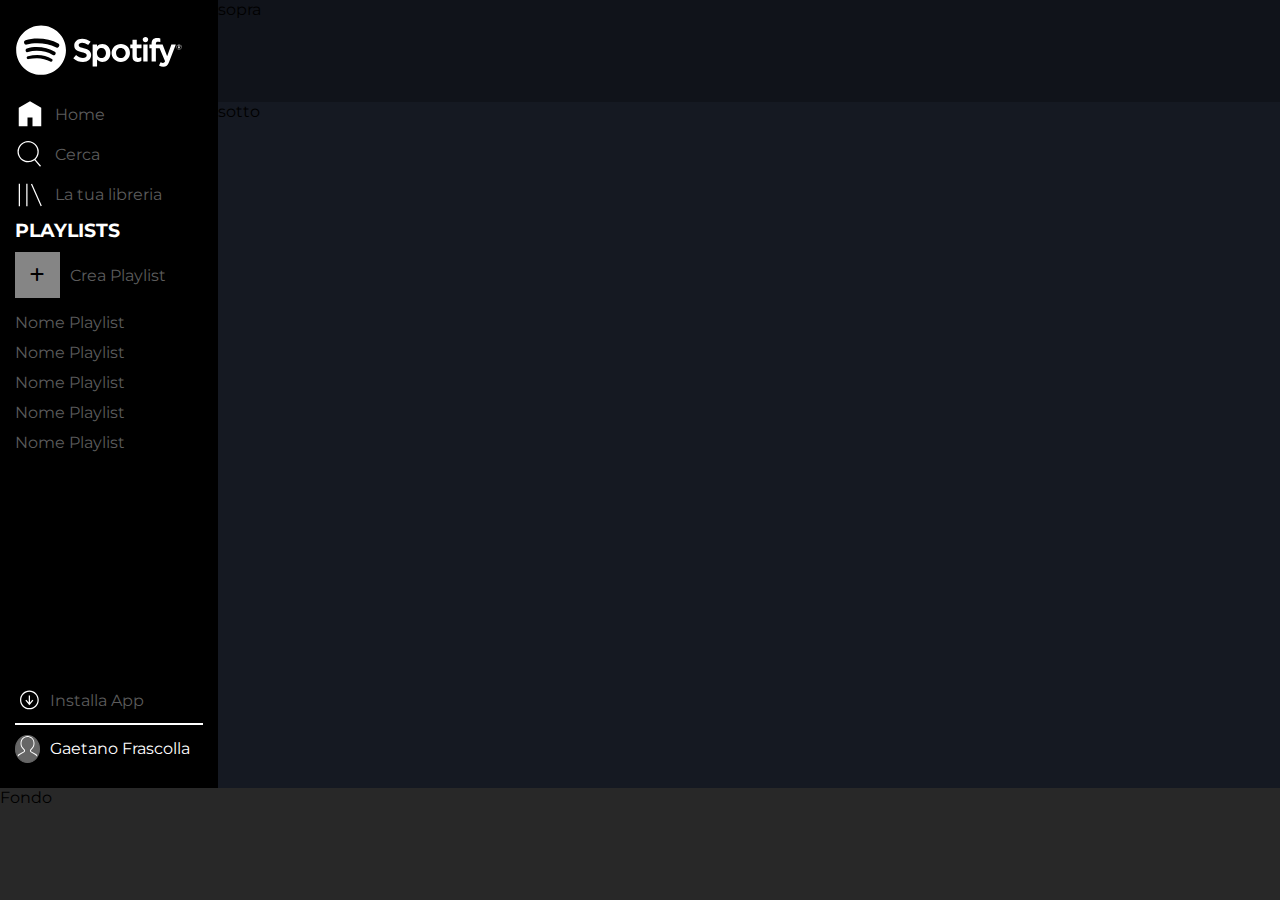
<file: day-1/index.html>
<!DOCTYPE html>
<html lang="en">
<head>
    <meta charset="UTF-8">
    <meta name="viewport" content="width=device-width, initial-scale=1.0">
    <link rel="stylesheet" href="style.css">
    <link rel="stylesheet" href="https://cdnjs.cloudflare.com/ajax/libs/font-awesome/6.7.2/css/all.min.css" integrity="sha512-Evv84Mr4kqVGRNSgIGL/F/aIDqQb7xQ2vcrdIwxfjThSH8CSR7PBEakCr51Ck+w+/U6swU2Im1vVX0SVk9ABhg==" crossorigin="anonymous" referrerpolicy="no-referrer" />
    <link rel="preconnect" href="https://fonts.googleapis.com">
    <link rel="preconnect" href="https://fonts.gstatic.com" crossorigin>
    <link href="https://fonts.googleapis.com/css2?family=Montserrat:ital,wght@0,100..900;1,100..900&display=swap" rel="stylesheet">
    <title>Spotify</title>
</head>
<body>
    <!-- Sezioni centrali -->
    <main>
        <!-- Sezione sinistra -->
        <div class="Sx">
          <div>
            <div class="Loghi">
                <img src="/img/logo.svg" alt="Logo Spotify" class="Logo-big">
                <img src="/img/logo-small.svg" alt="Logo Spotify" class="Logo-small">
            </div>
            <div class="Icone">
                <ul>
                    <li>
                      <a href="spotify.com">
                        <img src="/img/home.svg" alt="Home" class="Img">
                        <span>Home</span>
                      </a>
                    </li>
                    <li>
                      <a href="spotify.com">
                        <img src="/img/search.svg" alt="Search" class="Img">
                        <span>Cerca</span>
                      </a>
                    </li>
                    <li>
                      <a href="spotify.com">
                        <img src="/img/libreria.svg" alt="Libreria" class="Img">
                        <span>La tua libreria</span>
                      </a>
                    </li>
                </ul>
            </div>
            <div class="Playlist">
                <ul>
                    <li>
                       <h3>PLAYLISTS</h3> 
                    </li>
                    <li>
                       <a href="spotify.com">
                            <i class="fa-solid fa-plus"></i>
                            <span>Crea Playlist</span>
                        </a> 
                    </li>
                    <li class="New">Nome Playlist</li>
                    <li class="New">Nome Playlist</li>
                    <li class="New">Nome Playlist</li>
                    <li class="New">Nome Playlist</li>
                    <li class="New">Nome Playlist</li>
                </ul>
            </div>
          </div>  
            <div class="Login">
                <a href="spotify.com" class="a-border">
                    <img src="/img/download.svg" alt="Download" class="Img Download">
                    <span>Installa App</span>
                </a>
                <a href="spotify.com">
                    <img src="/img/profile.svg" alt="Download" class="Img Download Profile">
                    <span class="Gaetano">Gaetano Frascolla</span>
                </a>
            </div>
          
        </div>



        <!-- Sezione destra -->
        <div class="Dx">
            <!-- Sopra -->
            <div class="Header">sopra</div>
            <!-- Centro -->
            <div class="Main">sotto</div>
        </div>
    </main>
    <!-- Sezione conclusiva -->
    <footer>Fondo</footer>
</body>
</html>
</file>
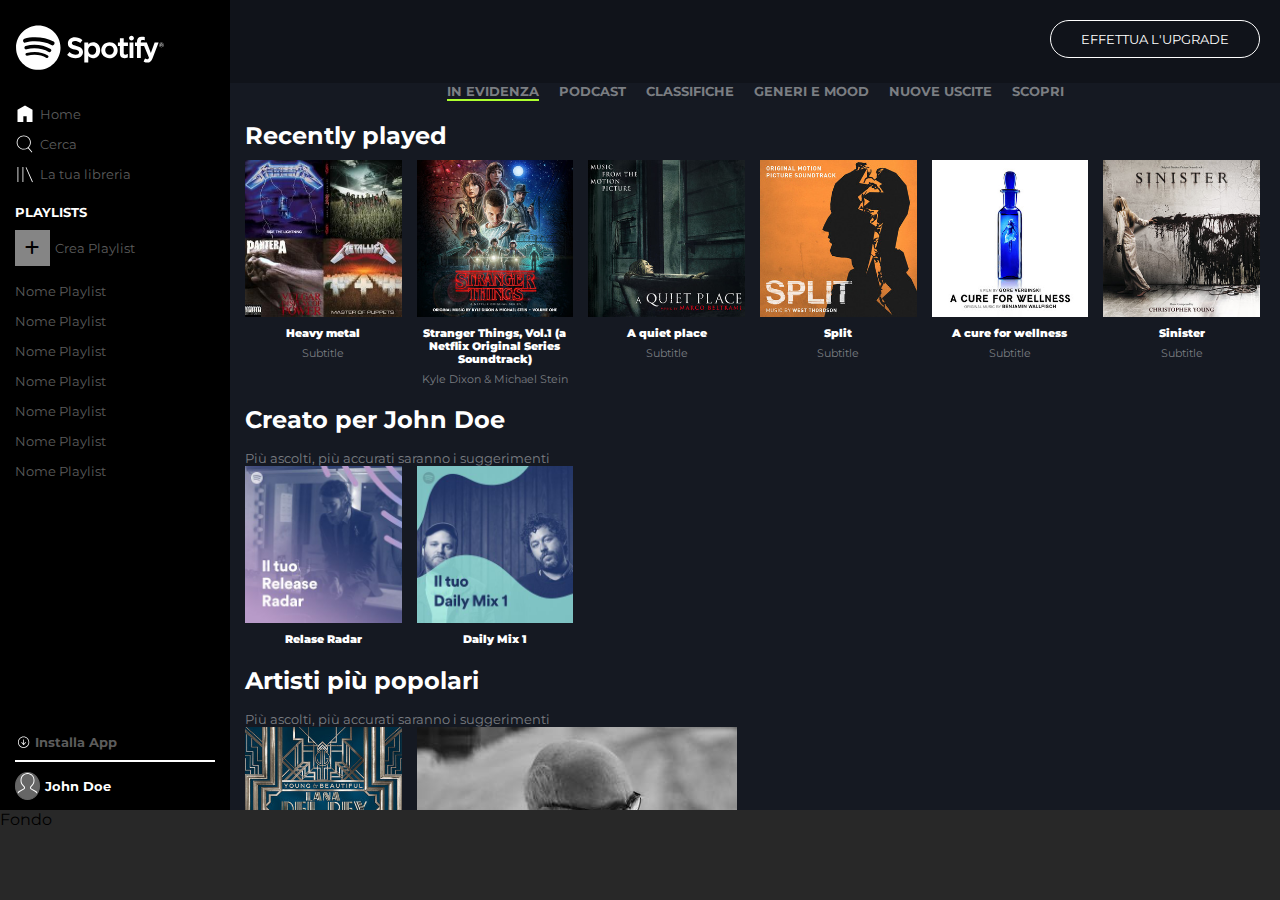
<file: day-2/index.html>
<!DOCTYPE html>
<html lang="en">
<head>
    <meta charset="UTF-8">
    <meta name="viewport" content="width=device-width, initial-scale=1.0">
    <!-- Collegamento Css -->
    <link rel="stylesheet" href="style.css">
    <!-- FontAwesome -->
    <link rel="stylesheet" href="https://cdnjs.cloudflare.com/ajax/libs/font-awesome/6.7.2/css/all.min.css" integrity="sha512-Evv84Mr4kqVGRNSgIGL/F/aIDqQb7xQ2vcrdIwxfjThSH8CSR7PBEakCr51Ck+w+/U6swU2Im1vVX0SVk9ABhg==" crossorigin="anonymous" referrerpolicy="no-referrer" />
    <!-- GoogleFont -->
    <link rel="preconnect" href="https://fonts.googleapis.com">
    <link rel="preconnect" href="https://fonts.gstatic.com" crossorigin>
    <link href="https://fonts.googleapis.com/css2?family=Montserrat:ital,wght@0,100..900;1,100..900&display=swap" rel="stylesheet">
    <title>Spotify</title>
</head>
<body>
    <!-- Sezioni centrali -->
    <main>
        <!-- Sezione sinistra -->
        <div class="sidebar">
          <div class="sezione-1">
            <div class="loghi">
                <img src="/img/logo.svg" alt="Logo Spotify" class="logo-big">
                <img src="/img/logo-small.svg" alt="Logo Spotify" class="logo-small">
            </div>
            <div class="icone">
                <ul>
                    <li class="home">
                      <a href="spotify.com">
                        <img src="/img/home.svg" alt="Home" class="img">
                        <span>Home</span>
                      </a>
                    </li>
                    <li>
                      <a href="spotify.com">
                        <img src="/img/search.svg" alt="Search" class="img">
                        <span>Cerca</span>
                      </a>
                    </li>
                    <li>
                      <a href="spotify.com">
                        <img src="/img/libreria.svg" alt="Libreria" class="img">
                        <span>La tua libreria</span>
                      </a>
                    </li>
                </ul>
            </div>
            <div class="playlist">
                <ul>
                    <li>
                       <h3>PLAYLISTS</h3> 
                    </li>
                    <li>
                       <a href="spotify.com">
                            <i class="fa-solid fa-plus"></i>
                            <span>Crea Playlist</span>
                        </a> 
                    </li>
                    <li class="new"><span>Nome Playlist</span></li>
                    <li class="new"><span>Nome Playlist</span></li>
                    <li class="new"><span>Nome Playlist</span></li>
                    <li class="new"><span>Nome Playlist</span></li>
                    <li class="new"><span>Nome Playlist</span></li>
                    <li class="new"><span>Nome Playlist</span></li>
                    <li class="new"><span>Nome Playlist</span></li>
                </ul>
            </div>
          </div>  
            <div class="login">
                <a href="spotify.com" class="a-border">
                    <img src="/img/download.svg" alt="Download" class="img download">
                    <span class="scarica">Installa App</span>
                </a>
                <a href="spotify.com">
                    <img src="/img/profile.svg" alt="Download" class="img download profile">
                    <span class="scarica john">John Doe</span>
                </a>
            </div>
          
        </div>
        <!-- Sezione destra -->
        <div class="pagina-centrale">
          <!-- Sopra -->
          <div class="header">
            <a href="#" class="button">EFFETTUA L'UPGRADE</a>
          </div>
          <!-- Centro -->
          <div class="main">
            <div class="nav">
              <ul class="menu">
                <li class="source bord">IN EVIDENZA</li>
                <li class="source">PODCAST</li>
                <li class="source">CLASSIFICHE</li>
                <li class="source">GENERI E MOOD</li>
                <li class="source">NUOVE USCITE</li>
                <li class="source">SCOPRI</li>
              </ul>
            </div>
           
            <div class="album-musicali-1">
              <h2>Recently played</h2>
              <div class="music">
                <div class="album">
                  <a href=""><img class="cover" src="../img/metal_lifting.jpg" alt="Cover"></a>
                  <h5> <strong>Heavy metal</strong></h5>
                  <sub>Subtitle</sub>
                </div>
                <div class="album">
                  <a href=""><img class="cover" src="../img/stranger.jpeg" alt="Cover"></a>
                  <h5> <strong>Stranger Things, Vol.1 (a Netflix Original Series Soundtrack)</strong></h5>
                  <sub>Kyle Dixon & Michael Stein</sub>
                </div>
                <div class="album">
                  <a href=""><img class="cover" src="../img/aquietplace.jpeg" alt="Cover"></a>
                  <h5> <strong>A quiet place</strong></h5>
                  <sub>Subtitle</sub>
                </div>
                <div class="album">
                  <a href=""><img class="cover" src="../img/split.jpeg" alt="Cover"></a>
                  <h5> <strong>Split</strong></h5>
                  <sub>Subtitle</sub>
                </div>
                <div class="album">
                  <a href=""><img class="cover" src="../img/cure.jpeg" alt="Cover"></a>
                  <h5> <strong>A cure for wellness</strong></h5>
                  <sub>Subtitle</sub>
                </div>
                <div class="album">
                  <a href=""><img class="cover" src="/img/sinister.jpeg" alt="Cover"></a>
                  <h5> <strong>Sinister</strong></h5>
                  <sub>Subtitle</sub>
                </div>
              </div>
            </div>
            <div class="album-musicali-2">
              <h2>Creato per John Doe</h2>
              <sub>Più ascolti, più accurati saranno i suggerimenti</sub>
              <div class="music">
                <div class="album">
                  <a href=""><img class="cover" src="/img/radar.jpeg" alt="Cover"></a>
                  <h5> <strong>Relase Radar</strong></h5>
                </div>
                <div class="album">
                  <a href=""><img class="cover" src="/img/mixdaily.jpeg" alt="Cover"></a>
                  <h5> <strong>Daily Mix 1</strong></h5>
                </div>
            </div> 
            </div>
            <div class="album-musicali-3">
              <h2>Artisti più popolari</h2>
              <sub>Più ascolti, più accurati saranno i suggerimenti</sub>
              <div class="music">
                <div class="album">
                  <a href=""><img class="cover" src="/img/youg.jpeg" alt="Cover"></a>
                  <h5> <strong>Lana del Rey</strong></h5>
                </div>
                <div class="Album">
                  <a href=""><img class="cover" src="/img/einaudi.jpeg" alt="Cover"></a>
                  <h5> <strong>Ludovico Einaudi</strong></h5>
                </div>
            </div>
            </div>
          </div>
        </div>
    </main>
    <!-- Sezione conclusiva -->
    <footer>Fondo</footer>
</body>
</html>
</file>
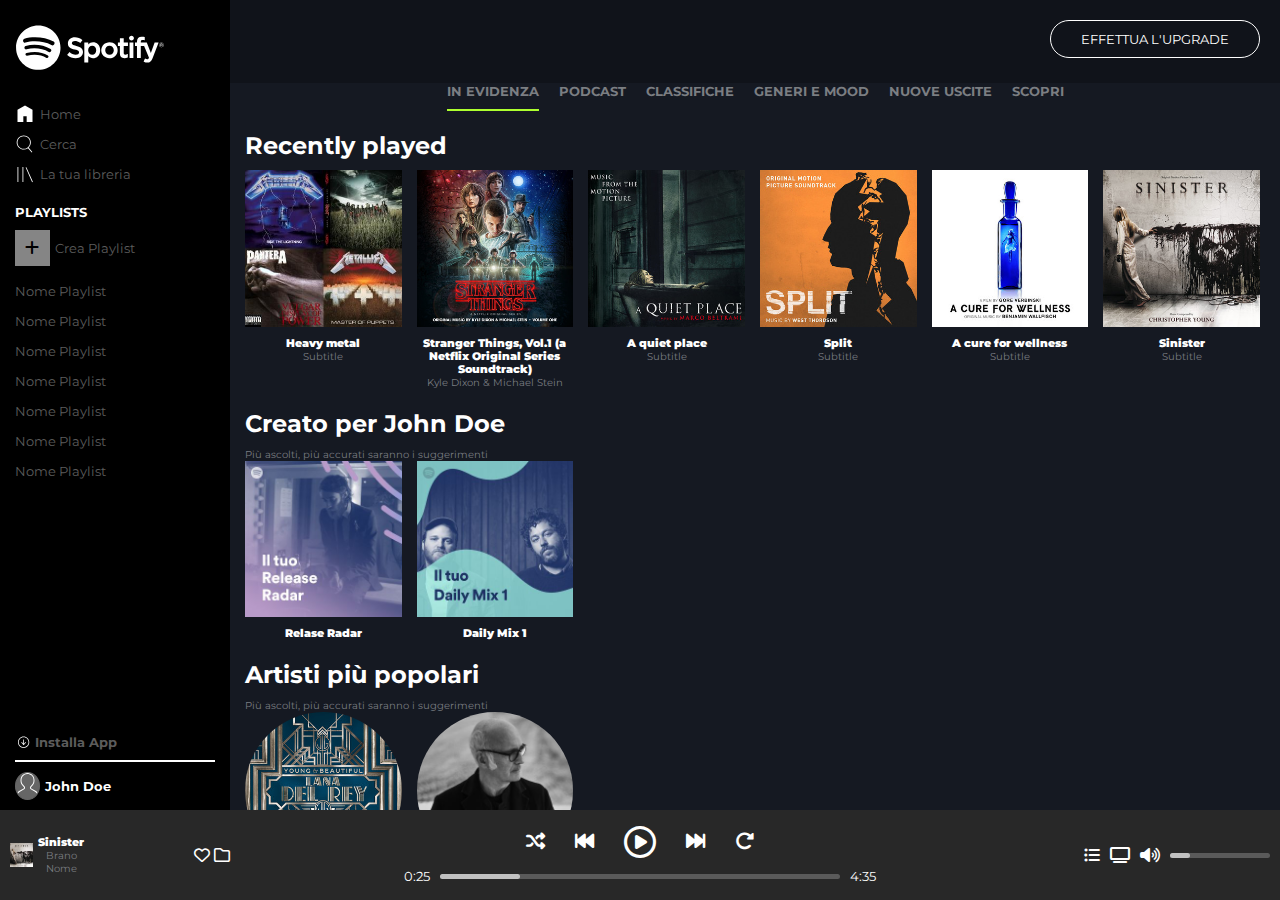
<file: day-3/index.html>
<!DOCTYPE html>
<html lang="en">
<head>
    <meta charset="UTF-8">
    <meta name="viewport" content="width=device-width, initial-scale=1.0">
    <!-- Collegamento Css -->
    <link rel="stylesheet" href="style.css">
    <!-- FontAwesome -->
    <link rel="stylesheet" href="https://cdnjs.cloudflare.com/ajax/libs/font-awesome/6.7.2/css/all.min.css" integrity="sha512-Evv84Mr4kqVGRNSgIGL/F/aIDqQb7xQ2vcrdIwxfjThSH8CSR7PBEakCr51Ck+w+/U6swU2Im1vVX0SVk9ABhg==" crossorigin="anonymous" referrerpolicy="no-referrer" />
    <!-- GoogleFont -->
    <link rel="preconnect" href="https://fonts.googleapis.com">
    <link rel="preconnect" href="https://fonts.gstatic.com" crossorigin>
    <link href="https://fonts.googleapis.com/css2?family=Montserrat:ital,wght@0,100..900;1,100..900&display=swap" rel="stylesheet">
    <title>Spotify</title>
</head>
<body>
    <!-- Sezioni centrali -->
    <main>
        <!-- Sezione sinistra -->
        <div class="sidebar">
          <div class="sezione-1">
            <div class="loghi">
                <img src="/img/logo.svg" alt="Logo Spotify" class="logo-big">
                <img src="/img/logo-small.svg" alt="Logo Spotify" class="logo-small">
            </div>
            <div class="icone">
                <ul>
                    <li class="home">
                      <a href="spotify.com">
                        <img src="/img/home.svg" alt="Home" class="img">
                        <span>Home</span>
                      </a>
                    </li>
                    <li>
                      <a href="spotify.com">
                        <img src="/img/search.svg" alt="Search" class="img">
                        <span>Cerca</span>
                      </a>
                    </li>
                    <li>
                      <a href="spotify.com">
                        <img src="/img/libreria.svg" alt="Libreria" class="img">
                        <span>La tua libreria</span>
                      </a>
                    </li>
                </ul>
            </div>
            <div class="playlist">
                <ul>
                    <li>
                       <h3>PLAYLISTS</h3> 
                    </li>
                    <li>
                       <a href="spotify.com">
                            <i class="fa-solid fa-plus"></i>
                            <span>Crea Playlist</span>
                        </a> 
                    </li>
                    <li class="new"><span>Nome Playlist</span></li>
                    <li class="new"><span>Nome Playlist</span></li>
                    <li class="new"><span>Nome Playlist</span></li>
                    <li class="new"><span>Nome Playlist</span></li>
                    <li class="new"><span>Nome Playlist</span></li>
                    <li class="new"><span>Nome Playlist</span></li>
                    <li class="new"><span>Nome Playlist</span></li>
                </ul>
            </div>
          </div>  
            <div class="login">
                <a href="spotify.com" class="a-border">
                    <img src="/img/download.svg" alt="Download" class="img download">
                    <span class="scarica">Installa App</span>
                </a>
                <a href="spotify.com">
                    <img src="/img/profile.svg" alt="Download" class="img download profile">
                    <span class="scarica john">John Doe</span>
                </a>
            </div>
        </div>
        <!-- Sezione destra -->
        <div class="pagina-centrale">
          <!-- Sopra -->
          <div class="header">
            <a href="#" class="button">EFFETTUA L'UPGRADE</a>
          </div>
          <!-- Centro -->
          <div class="main">
            <div class="nav">
              <ul class="menu">
                <li><a class="source bord" href="">IN EVIDENZA</a></li>
                <li><a class="source" href="">PODCAST</a></li>
                <li><a class="source" href="">CLASSIFICHE</a></li>
                <li><a class="source" href="">GENERI E MOOD</a></li>
                <li><a class="source" href="">NUOVE USCITE</a></li>
                <li><a class="source" href="">SCOPRI</a></li>
              </ul>
            </div>
           
            <div class="album-musicali-1">
              <h2>Recently played</h2>
              <div class="music">
                <div class="album">
                  <a class="contenuto-album" href="">
                    <img class="cover" src="../img/metal_lifting.jpg" alt="Cover">
                    <i class="fa-regular fa-circle-play inside"></i>
                  </a>
                  <h5> <strong>Heavy metal</strong></h5>
                  <article>Subtitle</article>
                </div>
                <div class="album">
                  <a class="contenuto-album" href="">
                    <img class="cover" src="../img/stranger.jpeg" alt="Cover">
                    <i class="fa-regular fa-circle-play inside"></i>
                  </a>
                  <h5> <strong>Stranger Things, Vol.1 (a Netflix Original Series Soundtrack)</strong></h5>
                  <article>Kyle Dixon & Michael Stein</article>
                </div>
                <div class="album">
                  <a class="contenuto-album" href="">
                    <img class="cover" src="../img/aquietplace.jpeg" alt="Cover">
                    <i class="fa-regular fa-circle-play inside"></i>
                  </a>
                  <h5> <strong>A quiet place</strong></h5>
                  <article>Subtitle</article>
                </div>
                <div class="album">
                  <a class="contenuto-album" href="">
                    <img class="cover" src="../img/split.jpeg" alt="Cover">
                    <i class="fa-regular fa-circle-play inside"></i>
                  </a>
                  <h5> <strong>Split</strong></h5>
                  <article>Subtitle</article>
                </div>
                <div class="album">
                  <a class="contenuto-album" href="">
                    <img class="cover" src="../img/cure.jpeg" alt="Cover">
                    <i class="fa-regular fa-circle-play inside"></i>
                  </a>
                  <h5> <strong>A cure for wellness</strong></h5>
                  <article>Subtitle</article>
                </div>
                <div class="album">
                  <a class="contenuto-album" href="">
                    <img class="cover" src="/img/sinister.jpeg" alt="Cover">
                    <i class="fa-regular fa-circle-play inside"></i>
                  </a>
                  <h5> <strong>Sinister</strong></h5>
                  <article>Subtitle</article>
                </div>
              </div>
            </div>
            <div class="album-musicali-2">
              <h2>Creato per John Doe</h2>
              <article>Più ascolti, più accurati saranno i suggerimenti</article>
              <div class="music">
                <div class="album">
                  <a class="contenuto-album" href="">
                    <img class="cover" src="/img/radar.jpeg" alt="Cover">
                    <i class="fa-regular fa-circle-play inside"></i>
                  </a>
                  <h5> <strong>Relase Radar</strong></h5>
                </div>
                <div class="album">
                  <a class="contenuto-album" href="">
                    <img class="cover" src="/img/mixdaily.jpeg" alt="Cover">
                    <i class="fa-regular fa-circle-play inside"></i>
                  </a>
                  <h5> <strong>Daily Mix 1</strong></h5>
                </div>
            </div> 
            </div>
            <div class="album-musicali-3">
              <h2>Artisti più popolari</h2>
              <article>Più ascolti, più accurati saranno i suggerimenti</article>
              <div class="music">
                <div class="album">
                  <a class="contenuto-album" href="">
                    <img class="cover circle" src="/img/youg.jpeg" alt="Cover">
                    <i class="fa-regular fa-circle-play inside"></i>
                  </a>
                  <h5> <strong>Lana del Rey</strong></h5>
                </div>
                <div class="album">
                  <a class="contenuto-album" href="">
                    <img class="cover circle" src="/img/einaudi.jpeg" alt="Cover">
                    <i class="fa-regular fa-circle-play inside"></i>
                  </a>
                  <h5> <strong>Ludovico Einaudi</strong></h5>
                </div>
            </div>
            </div>
          </div>
        </div>
    </main>
    <!-- Sezione conclusiva -->
    <footer>
      <!-- Sezione 1 -->
      <div class="canzone">
        <div class="album primo">
          <img class="cover nuova" src="/img/sinister.jpeg" alt="Cover">
          <div class="i-testi">
            <h5> <strong>Sinister</strong></h5>
          <article>Brano Nome</article>
          </div>
        </div>
        <div class="secondo">
          <i class="fa-regular fa-heart"></i>
          <i class="fa-regular fa-folder"></i>
        </div>
      </div>
      <!-- Sezione 2 -->
      <div class="velocità">
        <div class="strumenti">
          <i class="fa-solid fa-shuffle"></i> 
          <i class="fa-solid fa-backward-fast"></i>
          <i class="fa-regular fa-circle-play"></i>
          <i class="fa-solid fa-forward-fast"></i>
          <i class="fa-solid fa-rotate-right"></i>
        </div>
        <div class="barra">
          <span class="time">0:25</span>
          <div class="linea-1">
            <div class="linea-2"></div>
          </div>
          <span class="time">4:35</span>
        </div>
      </div>
      <!-- Sezione 3 -->
      <div class="volume">
        <i class="fa-solid fa-list-ul"></i>
        <i class="fa-solid fa-tv"></i>
        <i class="fa-solid fa-volume-high"></i>
        <div class="linea-a">
          <div class="linea-b"></div>
        </div>
      </div>
    </footer>
</body>
</html>
</file>
<file: day-1/style.css>
/* General */
* {
    margin: 0;
    padding: 0;
    box-sizing: border-box;
    font-family: Montserrat;
}

/** Corpo centrale totale **/
main {
    display: flex;
    height: 87.5vh;
}
/** Corpo centrale totale **/

/** Sezioni corpo **/




/*** Parte sinistra ***/
.Sx {
    background-color: #000000;
    width: 20vw;
    padding: 15px;
    display: flex;
    flex-direction: column;
    justify-content: space-between;
}

.Logo-big {
    padding: 10px 20px 20px 0;
    max-width: 340px;
    max-height: 100px;
    margin: 0 auto;
}
.Logo-small {
    display: none;
    padding: 5px 0px 10px 0;
}
a {
    text-decoration: none;
    color: #5c5c5c;
    display: flex;
    justify-content: left;
    align-items: center;
    gap: 10px;
    padding-bottom: 10px;
}
.Img {
    max-height: 40px;
    max-width: 30px;
    display: block;
}

h3 {
    color: #ffffff;
    padding-bottom: 10px;
}
.fa-plus {
    padding: 15px;
    background-color: #858585;
    color: #000000;
}

.New {
    color: #5c5c5c;
    list-style: none;
    line-height: 30px;
}
.Download {
    max-height: 35px;
    max-width: 25px;
}
.Profile {
    border: 1px solid #666666;
    background-color: #666666;
    border-radius: 50%;
}
.Gaetano {
    color: #ffffff;
} 
.Login {
    display: flex;
    flex-direction: column;
    gap: 10px;
}
.a-border {
    border-bottom: 2px solid #ffffff;
}
/*** Parte sinistra ***/




/*** Parte destra ***/
.Dx {
    width: 100%;
}
.Header {
    background-color: #10131a;
    height: 13%;
}
.Main {
    background-color: #151922;
    height: 87%;
}
/*** Parte destra ***/

/** Sezioni corpo **/



/** Finale schermata **/
footer {
    background-color: #282828;
    height: 12.5vh;
}



/* Media Query */

/** Mobile **/
@media screen and (max-width:480px){
    .Sx {
        background-color: #000000;
        width: 10vw;
        padding: 10px;
    }
    .Logo-big {
        display: none;
    }
    .Logo-small {
        display: block;
    }
    span {
        display: none;
    }
    .Playlist {
        display: none;
    }
    .Img {
        max-height: 20px;
        max-width: 15px;
        display: block;
    }
    hr {
        display: none;
    }
}
</file>
<file: day-2/style.css>
/* General */
* {
    margin: 0;
    padding: 0;
    box-sizing: border-box;
    font-family: Montserrat;
}
body {
    height: 100vh;
}

/** Corpo centrale totale **/
main {
    display: flex;
    height: calc(100% - 90px);
}
/** Corpo centrale totale **/

/** Sezioni corpo **/




/*** Parte sinistra ***/
.sidebar {
    background-color: #000000;
    width: 230px;
    padding: 15px;
    padding-bottom: 0;
    display: flex;
    flex-direction: column;
    justify-content: space-between;
}

.logo-big {
    padding: 10px 50px 20px 0px;
    max-width: 340px;
    max-height: 100px;
    margin: 0 auto;
}
.logo-small {
    display: none;
    padding: 5px 0px 10px 0;
}
ul {
    list-style: none;
}
a {
    text-decoration: none;
    color: #5c5c5c;
    display: flex;
    justify-content: left;
    align-items: center;
    gap: 5px;
    padding-bottom: 10px;
}
.img {
    max-height: 20px;
    max-width: 20px;
    display: block;
}
/* .home {
    color: #ffffff;
    border-left: 2px solid yellow;
    padding-left: 15px;
} */
span {
    font-size: smaller;
}

h3 {
    font-size: small;
    color: #ffffff;
    padding-bottom: 10px;
}
.fa-plus {
    padding: 10px;
    background-color: #858585;
    color: #000000;
}

.new {
    color: #5c5c5c;
    list-style: none;
    line-height: 30px;
}
.download {
    max-height: 20px;
    max-width: 15px;
    font-weight: bold;
}
.profile {
    max-height: 35px;
    max-width: 25px;
    border: 1px solid #666666;
    background-color: #666666;
    border-radius: 50%;
}
.scarica {
    font-weight: bold;
}
.john {
    color: #ffffff;
} 
.sezione-1, .login {
    display: flex;
    flex-direction: column;
    gap: 10px;
}
.a-border {
    border-bottom: 2px solid #ffffff;
}
/*** Parte sinistra ***/




/*** Parte destra ***/
.pagina-centrale {
    width: calc(100% - 230px);
    overflow-y: scroll;
    background-color: #151922;
}
/**** Scrollbar ****/
.pagina-centrale::-webkit-scrollbar {
    width: 15px;
}
.pagina-centrale::-webkit-scrollbar-track {
    background-color: #c8c8c8;
    border-radius: 10px;
}
.pagina-centrale::-webkit-scrollbar-thumb {
    background-color: #7f7f7f;
    border-radius: 10px;
}
/**** Scrollbar ****/

.header {
    background-color: #10131a;
    padding: 20px 20px 25px;
    display: flex;
    justify-content: end;
    align-items: center;
    position: sticky;
    top: 0;
    left: 0;
}
.main {
    display: flex;
    flex-direction: column;
    gap: 20px;
    padding-left: 15px;
    padding-right: 15px;
}

.button {
    display: inline-block;
    padding: 10px 30px;
    border: 1px solid #ffffff;
    color: #ffffff;
    border-radius: 35px;
    font-size: small;
}

.menu {
    display: flex;
    justify-content: center;
    flex-wrap: wrap;
    gap: 20px;
}
.source {
    color: #7b7e82;
    font-size: small;
    font-weight: bold;
}
.bord {
    border-bottom: 2px solid #adff2f;
}

.music {
    display: flex;
    flex-wrap: wrap;
    gap: 15px;
}
.album {
    width: calc((100% - 80px) / 6);
    flex-shrink: 0;
    text-align: center;
    font-size: small;
}
.cover {
    width: 100%;
}
h2 {
    padding-bottom: 10px;
    color: #ffffff;
}
h5 {
    color: #ffffff;
}
sub {
    color: #7b7e82;
}
/*** Parte destra ***/

/** Sezioni corpo **/



/** Finale schermata **/
footer {
    background-color: #282828;
    height: 90px;
}



/* Media Query */

/** Mobile **/
@media screen and (max-width:480px){
    .sidebar {
        background-color: #000000;
        width: 50px;
        padding: 10px;
    }
    .logo-big {
        display: none;
    }
    .logo-small {
        display: block;
    }
    span {
        display: none;
    }
    .playlist {
        display: none;
    }
    .img {
        max-height: 20px;
        max-width: 15px;
        display: block;
    }
    hr {
        display: none;
    }
    .album {
        width: calc((100% - 15px) / 2);
        flex-shrink: 0;
        text-align: center;
        font-size: small;
    }
    
}
</file>
<file: day-3/style.css>
/* General */
* {
    margin: 0;
    padding: 0;
    box-sizing: border-box;
    font-family: Montserrat;
}
body {
    height: 100vh;
}

/** Corpo centrale totale **/
main {
    display: flex;
    height: calc(100% - 90px);
}
/** Corpo centrale totale **/

/** Sezioni corpo **/




/*** Parte sinistra ***/
.sidebar {
    background-color: #000000;
    width: 230px;
    padding: 15px;
    padding-bottom: 0;
    display: flex;
    flex-direction: column;
    justify-content: space-between;
}

.logo-big {
    padding: 10px 50px 20px 0px;
    max-width: 340px;
    max-height: 100px;
    margin: 0 auto;
}
.logo-small {
    display: none;
    padding: 5px 0px 10px 0;
}
ul {
    list-style: none;
}
a {
    text-decoration: none;
    color: #5c5c5c;
    display: flex;
    justify-content: left;
    align-items: center;
    gap: 5px;
    padding-bottom: 10px;
}
.img {
    max-height: 20px;
    max-width: 20px;
    display: block;
}
/* .home {
    color: #ffffff;
    border-left: 2px solid yellow;
    padding-left: 15px;
} */


span {
    font-size: smaller;
}

h3 {
    font-size: small;
    color: #ffffff;
    padding-bottom: 10px;
}
.fa-plus {
    padding: 10px;
    background-color: #858585;
    color: #000000;
}


.new {
    color: #5c5c5c;
    list-style: none;
    line-height: 30px;
}
.download {
    max-height: 20px;
    max-width: 15px;
    font-weight: bold;
}
.profile {
    max-height: 35px;
    max-width: 25px;
    border: 1px solid #666666;
    background-color: #666666;
    border-radius: 50%;
}
.scarica {
    font-weight: bold;
}
.john {
    color: #ffffff;
} 
.sezione-1, .login {
    display: flex;
    flex-direction: column;
    gap: 10px;
}
.a-border {
    border-bottom: 2px solid #ffffff;
}
/*** Parte sinistra ***/




/*** Parte destra ***/
.pagina-centrale {
    width: calc(100% - 230px);
    overflow-y: scroll;
    background-color: #151922;
}
/**** Scrollbar ****/
.pagina-centrale::-webkit-scrollbar {
    width: 15px;
}
.pagina-centrale::-webkit-scrollbar-track {
    background-color: #c8c8c8;
    border-radius: 10px;
}
.pagina-centrale::-webkit-scrollbar-thumb {
    background-color: #7f7f7f;
    border-radius: 10px;
}
/**** Scrollbar ****/

.header {
    background-color: #10131a;
    padding: 20px 20px 25px;
    display: flex;
    justify-content: end;
    align-items: center;
    position: sticky;
    top: 0;
    left: 0;
}
.main {
    display: flex;
    flex-direction: column;
    gap: 20px;
    padding-left: 15px;
    padding-right: 15px;
}

.button {
    display: inline-block;
    padding: 10px 30px;
    border: 1px solid #ffffff;
    color: #ffffff;
    border-radius: 35px;
    font-size: small;
}


.menu {
    display: flex;
    justify-content: center;
    flex-wrap: wrap;
    gap: 20px;
}
.source {
    color: #7b7e82;
    font-size: small;
    font-weight: bold;
}

.bord {
    border-bottom: 2px solid #adff2f;
}

.music {
    display: flex;
    flex-wrap: wrap;
    gap: 15px;
}
.album {
    width: calc((100% - 80px) / 6);
    flex-shrink: 0;
    text-align: center;
    font-size: small;
}
.contenuto-album {
    position: relative;
}

.inside {
    position: absolute;
    left: 45%;
    opacity: 0;
}

.cover {
    width: 100%;
}
.circle {
    border-radius: 50%;
}
h2 {
    padding-bottom: 10px;
    color: #ffffff;
}
h5 {
    color: #ffffff;
}
sub {
    color: #7b7e82;
}
/*** Parte destra ***/

/** Sezioni corpo **/



/** Finale schermata **/
footer {
    background-color: #282828;
    height: 90px;
    display: flex;
    justify-content: space-between;
}
/* SEZIONE 1 */
.canzone {
    height: 90px;
    width: 230px;
    display: flex;
    justify-content: space-between;
    align-items: center;
    padding-left: 10px;
}

.primo {
    display: flex;
    align-items: center;
    gap: 5px;
}

article {
    color: #7b7e82;
    font-size: x-small;
}

i {
    color: #ffffff;
}
/* SEZIONE 2 */
.velocità {
    height: 90px;
    width: calc(100% - 460px);
    display: flex;
    flex-direction: column;
    justify-content: center;
    align-items: center;
    gap: 10px;  
}

.strumenti {
    display: flex;
    align-items: center;
    gap: 30px;
    font-size: larger;
}
.fa-circle-play {
    font-size: xx-large;
}

.barra {
    display: flex;
    align-items: center;
    gap: 10px;
}
.time {
    color: #ffffff;
}
.linea-1 {
    width: 400px;
    height: 5px;
    border-radius: 10px;
    background-color:#5a5a5a;
}
.linea-2 {
    width: 80px;
    height: 5px;
    border-radius: 10px;
    background-color: #c1c1c1;
}
/* SEZIONE 3 */
.volume {
    height: 90px;
    width: 230px;
    display: flex;
    gap: 10px;
    align-items: center;
    justify-content: flex-end;
    padding-right: 10px;
}

.linea-a {
    width: 100px;
    height: 5px;
    border-radius: 10px;
    background-color:#5a5a5a;
}
.linea-b {
    width: 20px;
    height: 5px;
    border-radius: 10px;
    background-color: #c1c1c1;
}


/* HOVER */
span:hover {
    color: #ffffff;
}
.fa-plus:hover {
    background-color: #ffffff;
}
.button:hover {
    padding: 15px 35px;
}
.source:hover {
    color: #ffffff;
}
.inside:hover {
    opacity: 100;
}
.cover:hover {
    opacity: 50%;
}
article:hover {
    color: #ffffff;
}
.linea-2:hover {
    background-color: #adff2f;
}
/* /HOVER */


/* Media Query */

/** Tablet **/
@media screen and (max-width:991px){
    /** Sezione destra  **/
    .album {
        width: calc((100% - 45px) / 4);
        flex-shrink: 0;
        text-align: center;
        font-size: small;
    }
    /* FOOTER */
    .canzone, .volume {
        width: 135px;
    }
    .nuova {
        width: 40px;
    }
    .secondo {
        display: flex;
        flex-direction: column;
        gap: 5px;
    }

    .velocità {
        width: calc(100% - 270px); 
    }

    .linea-1 {
        width: 100px;
    }
    .linea-2 {
        width: 20px;
    }
    .linea-a {
        width: 70px;
    }
    .linea-b {
        width: 10px;
    }
}
/** /Tablet **/

/** Mobile S **/
@media screen and (max-width:767px){
    /** Sezione destra  **/
    .album {
        width: calc((100% - 15px) / 2);
        flex-shrink: 0;
        text-align: center;
        font-size: small;
    }
    /* FOOTER */
    .canzone, .volume {
        width: 135px;
    }
    .nuova {
        width: 40px;
    }
    .secondo {
        display: flex;
        flex-direction: column;
        gap: 5px;
    }

    .velocità {
        width: calc(100% - 270px); 
    }

    .linea-1 {
        width: 100px;
    }
    .linea-2 {
        width: 20px;
    }
    .linea-a {
        width: 70px;
    }
    .linea-b {
        width: 10px;
    }
}
/** /Mobile S **/

/** Mobile XS **/
@media screen and (max-width:575px){
    /* MAIN */
    /** Sezione sinistra **/
    .sidebar {
        background-color: #000000;
        width: 50px;
        padding: 10px;
    }

    .logo-big {
        display: none;
    }
    .logo-small {
        display: block;
    }
    
    span {
        display: none;
    }
    .playlist {
        display: none;
    }
    .img {
        max-height: 20px;
        max-width: 15px;
        display: block;
    }
    /** Sezione destra  **/
    .pagina-centrale {
        width: calc(100% - 50px);
        overflow-y: scroll;
        background-color: #151922;
    }
    
    .album {
        width: calc((100% - 15px) / 2);
        flex-shrink: 0;
        text-align: center;
        font-size: small;
    }
    /* FOOTER */
    .canzone, .volume {
        width: 135px;
    }
    .nuova {
        width: 40px;
    }
    .secondo {
        display: flex;
        flex-direction: column;
        gap: 5px;
    }

    .velocità {
        width: calc(100% - 270px); 
    }

    .linea-1 {
        width: 100px;
    }
    .linea-2 {
        width: 20px;
    }
    .linea-a {
        width: 70px;
    }
    .linea-b {
        width: 10px;
    }
}
/** /Mobile XS **/

/* /Media Query */
</file>
